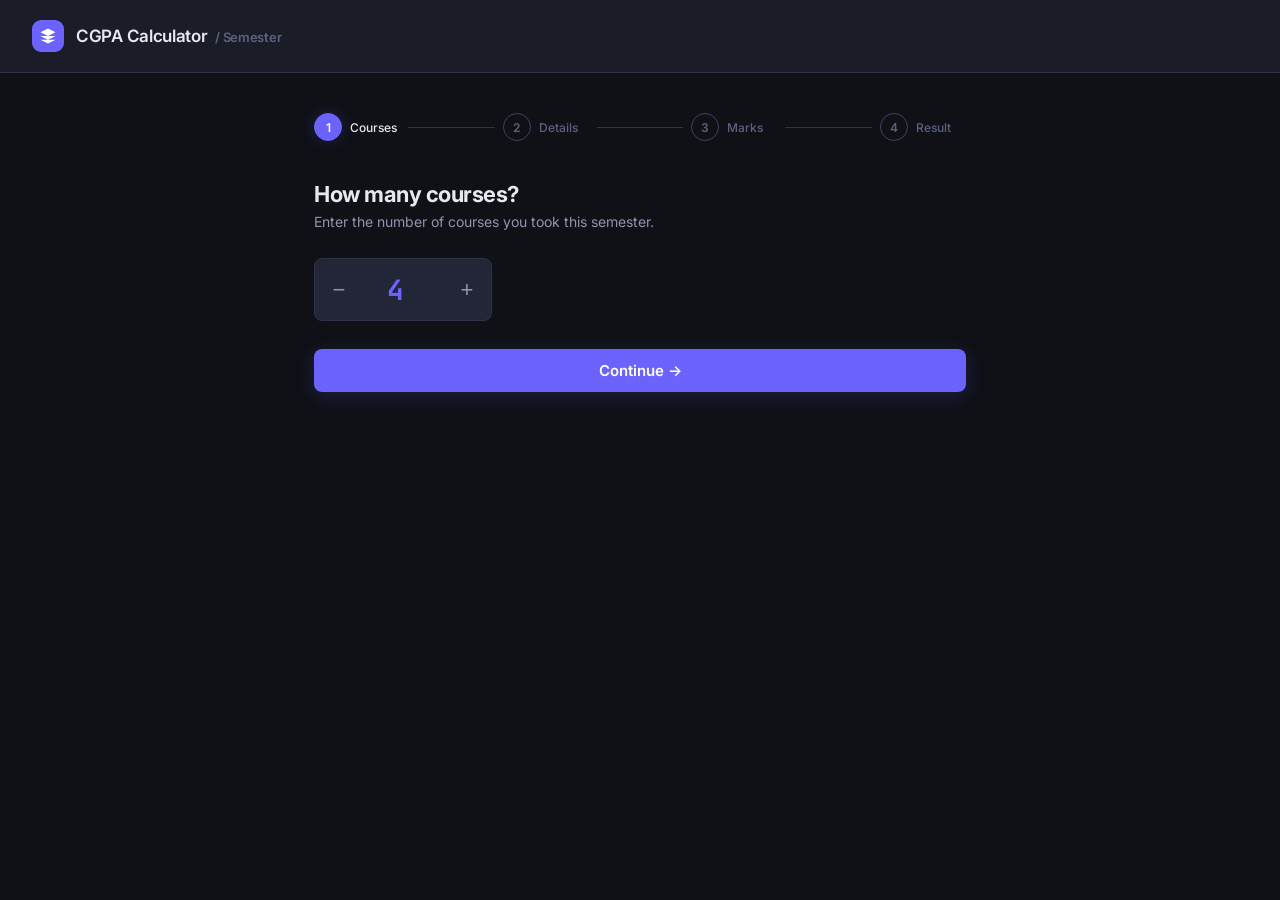
<file: CGPA.html>
<!DOCTYPE html>
<html lang="en">
<head>
  <meta charset="UTF-8" />
  <meta name="viewport" content="width=device-width, initial-scale=1.0" />
  <title>CGPA Calculator</title>
  <link href="https://fonts.googleapis.com/css2?family=Inter:wght@400;500;600;700&family=JetBrains+Mono:wght@500&display=swap" rel="stylesheet" />
  <style>
    *, *::before, *::after { box-sizing: border-box; margin: 0; padding: 0; }

    :root {
      --bg: #0f1117;
      --surface: #1a1d27;
      --surface2: #222636;
      --border: #2e3348;
      --border2: #3d4261;
      --accent: #6c63ff;
      --accent2: #a78bfa;
      --accent-glow: rgba(108, 99, 255, 0.18);
      --text: #e8e9f0;
      --text2: #9094b0;
      --text3: #5d6180;
      --green: #34d399;
      --blue: #60a5fa;
      --amber: #fbbf24;
      --red: #f87171;
      --radius: 12px;
      --radius-sm: 8px;
    }

    body {
      font-family: 'Inter', sans-serif;
      background: var(--bg);
      color: var(--text);
      min-height: 100vh;
      display: flex;
      flex-direction: column;
      align-items: center;
    }

    /* ─── Header ─── */
    header {
      width: 100%;
      padding: 20px 32px;
      display: flex;
      align-items: center;
      gap: 12px;
      border-bottom: 1px solid var(--border);
      background: var(--surface);
    }

    .logo-dot {
      width: 32px; height: 32px;
      background: var(--accent);
      border-radius: 9px;
      display: flex; align-items: center; justify-content: center;
    }
    .logo-dot svg { width: 18px; height: 18px; fill: #fff; }

    header h1 {
      font-size: 17px;
      font-weight: 600;
      letter-spacing: -0.3px;
    }
    header span {
      font-size: 13px;
      color: var(--text3);
      margin-left: 4px;
    }

    /* ─── Main layout ─── */
    main {
      width: 100%;
      max-width: 700px;
      padding: 40px 24px 80px;
      flex: 1;
    }

    /* ─── Step indicator ─── */
    .steps {
      display: flex;
      align-items: center;
      gap: 0;
      margin-bottom: 40px;
    }
    .step-item {
      display: flex;
      align-items: center;
      gap: 8px;
      flex: 1;
    }
    .step-num {
      width: 28px; height: 28px;
      border-radius: 50%;
      border: 1.5px solid var(--border2);
      display: flex; align-items: center; justify-content: center;
      font-size: 12px;
      font-weight: 600;
      color: var(--text3);
      flex-shrink: 0;
      transition: all 0.25s;
    }
    .step-num.active {
      background: var(--accent);
      border-color: var(--accent);
      color: #fff;
      box-shadow: 0 0 16px var(--accent-glow);
    }
    .step-num.done {
      background: var(--surface2);
      border-color: var(--accent);
      color: var(--accent);
    }
    .step-label {
      font-size: 12px;
      color: var(--text3);
      font-weight: 500;
      transition: color 0.25s;
    }
    .step-label.active { color: var(--text); }
    .step-line {
      flex: 1;
      height: 1px;
      background: var(--border);
      margin: 0 8px;
    }

    /* ─── Cards / sections ─── */
    .screen { display: none; }
    .screen.active { display: block; }

    .section-title {
      font-size: 22px;
      font-weight: 700;
      letter-spacing: -0.5px;
      margin-bottom: 6px;
    }
    .section-sub {
      font-size: 14px;
      color: var(--text2);
      margin-bottom: 28px;
    }

    /* ─── Form elements ─── */
    .field { margin-bottom: 20px; }
    label {
      display: block;
      font-size: 13px;
      font-weight: 500;
      color: var(--text2);
      margin-bottom: 8px;
    }

    input[type="text"],
    input[type="number"] {
      width: 100%;
      background: var(--surface2);
      border: 1.5px solid var(--border);
      border-radius: var(--radius-sm);
      color: var(--text);
      font-family: inherit;
      font-size: 15px;
      padding: 11px 14px;
      outline: none;
      transition: border-color 0.2s, box-shadow 0.2s;
    }
    input:focus {
      border-color: var(--accent);
      box-shadow: 0 0 0 3px var(--accent-glow);
    }
    input.error { border-color: var(--red); }
    input::placeholder { color: var(--text3); }

    .error-msg {
      font-size: 12px;
      color: var(--red);
      margin-top: 5px;
    }

    /* ─── Buttons ─── */
    .btn {
      display: inline-flex;
      align-items: center;
      gap: 8px;
      padding: 12px 22px;
      border-radius: var(--radius-sm);
      font-family: inherit;
      font-size: 15px;
      font-weight: 600;
      cursor: pointer;
      border: none;
      transition: all 0.18s;
    }
    .btn-primary {
      background: var(--accent);
      color: #fff;
      box-shadow: 0 4px 20px var(--accent-glow);
    }
    .btn-primary:hover { background: #7c75ff; transform: translateY(-1px); }
    .btn-primary:active { transform: translateY(0); }

    .btn-ghost {
      background: transparent;
      color: var(--text2);
      border: 1.5px solid var(--border);
    }
    .btn-ghost:hover { border-color: var(--border2); color: var(--text); }

    .btn-row {
      display: flex;
      gap: 12px;
      margin-top: 28px;
    }
    .btn-row .btn-primary { flex: 1; justify-content: center; }

    /* ─── Course count input ─── */
    .count-input-wrap {
      display: flex;
      align-items: center;
      gap: 0;
      background: var(--surface2);
      border: 1.5px solid var(--border);
      border-radius: var(--radius-sm);
      overflow: hidden;
      width: fit-content;
    }
    .count-input-wrap input {
      background: transparent;
      border: none;
      width: 80px;
      text-align: center;
      font-size: 28px;
      font-weight: 700;
      font-family: 'JetBrains Mono', monospace;
      color: var(--accent);
      padding: 12px 8px;
      box-shadow: none;
    }
    .count-btn {
      width: 48px; height: 60px;
      background: transparent;
      border: none;
      color: var(--text2);
      font-size: 22px;
      cursor: pointer;
      transition: all 0.15s;
      display: flex; align-items: center; justify-content: center;
    }
    .count-btn:hover { background: var(--border); color: var(--text); }

    /* ─── Course row cards ─── */
    .course-card {
      background: var(--surface);
      border: 1.5px solid var(--border);
      border-radius: var(--radius);
      padding: 20px;
      margin-bottom: 14px;
      transition: border-color 0.2s;
    }
    .course-card:focus-within { border-color: var(--border2); }
    .course-card-header {
      display: flex;
      align-items: center;
      gap: 10px;
      margin-bottom: 16px;
    }
    .course-num {
      width: 26px; height: 26px;
      background: var(--accent-glow);
      border-radius: 6px;
      display: flex; align-items: center; justify-content: center;
      font-size: 12px;
      font-weight: 700;
      color: var(--accent);
    }
    .course-card-header span {
      font-size: 13px;
      font-weight: 600;
      color: var(--text2);
    }
    .course-grid {
      display: grid;
      grid-template-columns: 1fr 120px;
      gap: 12px;
    }

    /* ─── Mark rows ─── */
    .mark-row {
      display: flex;
      align-items: center;
      background: var(--surface);
      border: 1.5px solid var(--border);
      border-radius: var(--radius);
      padding: 14px 18px;
      margin-bottom: 10px;
      gap: 16px;
      transition: border-color 0.2s;
    }
    .mark-row:focus-within { border-color: var(--border2); }
    .mark-code-badge {
      background: var(--accent-glow);
      color: var(--accent2);
      font-family: 'JetBrains Mono', monospace;
      font-size: 13px;
      font-weight: 600;
      padding: 5px 12px;
      border-radius: 6px;
      white-space: nowrap;
    }
    .mark-credit {
      font-size: 12px;
      color: var(--text3);
      white-space: nowrap;
    }
    .mark-input-wrap {
      margin-left: auto;
      display: flex;
      align-items: center;
      gap: 8px;
    }
    .mark-input-wrap input {
      width: 90px;
      text-align: center;
    }
    .mark-input-wrap .of { font-size: 12px; color: var(--text3); }

    /* ─── Result page ─── */
    .cgpa-hero {
      text-align: center;
      padding: 36px 24px;
      background: var(--surface);
      border: 1.5px solid var(--border);
      border-radius: 20px;
      margin-bottom: 28px;
      position: relative;
      overflow: hidden;
    }
    .cgpa-hero::before {
      content: '';
      position: absolute;
      inset: 0;
      background: radial-gradient(ellipse at 50% -20%, var(--accent-glow) 0%, transparent 65%);
      pointer-events: none;
    }
    .cgpa-label {
      font-size: 12px;
      font-weight: 600;
      letter-spacing: 2px;
      text-transform: uppercase;
      color: var(--text3);
      margin-bottom: 12px;
    }
    .cgpa-value {
      font-family: 'JetBrains Mono', monospace;
      font-size: 72px;
      font-weight: 700;
      letter-spacing: -3px;
      line-height: 1;
      margin-bottom: 14px;
    }
    .cgpa-badge {
      display: inline-block;
      padding: 6px 20px;
      border-radius: 40px;
      font-size: 13px;
      font-weight: 600;
      margin-bottom: 18px;
    }
    .cgpa-meta {
      display: flex;
      justify-content: center;
      gap: 28px;
    }
    .meta-item { text-align: center; }
    .meta-val {
      font-size: 20px;
      font-weight: 700;
      font-family: 'JetBrains Mono', monospace;
    }
    .meta-lbl {
      font-size: 11px;
      color: var(--text3);
      margin-top: 2px;
    }

    /* Color themes */
    .theme-green .cgpa-value { color: var(--green); }
    .theme-green .cgpa-badge { background: rgba(52,211,153,0.12); color: var(--green); }
    .theme-blue .cgpa-value { color: var(--blue); }
    .theme-blue .cgpa-badge { background: rgba(96,165,250,0.12); color: var(--blue); }
    .theme-amber .cgpa-value { color: var(--amber); }
    .theme-amber .cgpa-badge { background: rgba(251,191,36,0.12); color: var(--amber); }
    .theme-red .cgpa-value { color: var(--red); }
    .theme-red .cgpa-badge { background: rgba(248,113,113,0.12); color: var(--red); }

    /* ─── Course results table ─── */
    .result-title {
      font-size: 13px;
      font-weight: 600;
      color: var(--text3);
      letter-spacing: 1px;
      text-transform: uppercase;
      margin-bottom: 12px;
    }
    .result-row {
      display: flex;
      align-items: center;
      padding: 13px 16px;
      background: var(--surface);
      border: 1.5px solid var(--border);
      border-radius: var(--radius-sm);
      margin-bottom: 8px;
      gap: 12px;
    }
    .result-code {
      font-family: 'JetBrains Mono', monospace;
      font-size: 13px;
      font-weight: 600;
      color: var(--accent2);
      flex: 2;
      min-width: 0;
      overflow: hidden;
      text-overflow: ellipsis;
    }
    .result-mark {
      font-size: 14px;
      color: var(--text2);
      flex: 1;
      text-align: center;
    }
    .result-letter {
      width: 36px;
      height: 28px;
      border-radius: 6px;
      display: flex; align-items: center; justify-content: center;
      font-size: 12px;
      font-weight: 700;
    }
    .result-gp {
      width: 48px;
      font-family: 'JetBrains Mono', monospace;
      font-size: 14px;
      font-weight: 600;
      text-align: right;
      flex-shrink: 0;
    }

    /* grade colors */
    .g-a { background: rgba(52,211,153,0.12); color: var(--green); }
    .g-b { background: rgba(96,165,250,0.12); color: var(--blue); }
    .g-c { background: rgba(251,191,36,0.12); color: var(--amber); }
    .g-f { background: rgba(248,113,113,0.12); color: var(--red); }
    .gp-a { color: var(--green); }
    .gp-b { color: var(--blue); }
    .gp-c { color: var(--amber); }
    .gp-f { color: var(--red); }

    /* ─── Responsive ─── */
    @media (max-width: 520px) {
      header { padding: 16px 20px; }
      main { padding: 28px 16px 60px; }
      .course-grid { grid-template-columns: 1fr; }
      .cgpa-value { font-size: 56px; }
    }
  </style>
</head>
<body>

<header>
  <div class="logo-dot">
    <svg viewBox="0 0 24 24"><path d="M12 2L2 7l10 5 10-5-10-5zM2 17l10 5 10-5M2 12l10 5 10-5"/></svg>
  </div>
  <h1>CGPA Calculator <span>/ Semester</span></h1>
</header>

<main>
  <!-- Step indicator -->
  <div class="steps">
    <div class="step-item">
      <div class="step-num active" id="sn1">1</div>
      <div class="step-label active" id="sl1">Courses</div>
    </div>
    <div class="step-line"></div>
    <div class="step-item">
      <div class="step-num" id="sn2">2</div>
      <div class="step-label" id="sl2">Details</div>
    </div>
    <div class="step-line"></div>
    <div class="step-item">
      <div class="step-num" id="sn3">3</div>
      <div class="step-label" id="sl3">Marks</div>
    </div>
    <div class="step-line"></div>
    <div class="step-item">
      <div class="step-num" id="sn4">4</div>
      <div class="step-label" id="sl4">Result</div>
    </div>
  </div>

  <!-- Screen 1: Count -->
  <div class="screen active" id="screen1">
    <h2 class="section-title">How many courses?</h2>
    <p class="section-sub">Enter the number of courses you took this semester.</p>
    <div class="count-input-wrap">
      <button class="count-btn" id="dec">−</button>
      <input type="number" id="courseCount" value="4" min="1" max="20" />
      <button class="count-btn" id="inc">+</button>
    </div>
    <div class="btn-row">
      <button class="btn btn-primary" id="toStep2">Continue →</button>
    </div>
  </div>

  <!-- Screen 2: Course details -->
  <div class="screen" id="screen2">
    <h2 class="section-title">Course details</h2>
    <p class="section-sub">Enter the code and credit hours for each course.</p>
    <div id="courseCards"></div>
    <div class="btn-row">
      <button class="btn btn-ghost" id="back2">← Back</button>
      <button class="btn btn-primary" id="toStep3">Enter Marks →</button>
    </div>
  </div>

  <!-- Screen 3: Marks -->
  <div class="screen" id="screen3">
    <h2 class="section-title">Enter your marks</h2>
    <p class="section-sub">Marks are out of 100 for each course.</p>
    <div id="markRows"></div>
    <div class="btn-row">
      <button class="btn btn-ghost" id="back3">← Back</button>
      <button class="btn btn-primary" id="calculate">Calculate CGPA →</button>
    </div>
  </div>

  <!-- Screen 4: Result -->
  <div class="screen" id="screen4">
    <div id="resultHero" class="cgpa-hero theme-green">
      <div class="cgpa-label">Your CGPA</div>
      <div class="cgpa-value" id="cgpaVal">0.00</div>
      <div class="cgpa-badge" id="cgpaBadge">—</div>
      <div class="cgpa-meta">
        <div class="meta-item">
          <div class="meta-val" id="totalCr">0</div>
          <div class="meta-lbl">Total credits</div>
        </div>
        <div class="meta-item">
          <div class="meta-val" id="courseTotal">0</div>
          <div class="meta-lbl">Courses</div>
        </div>
        <div class="meta-item">
          <div class="meta-val" id="avgMark">0</div>
          <div class="meta-lbl">Avg mark</div>
        </div>
      </div>
    </div>

    <div class="result-title">Course breakdown</div>
    <div id="resultRows"></div>

    <div class="btn-row">
      <button class="btn btn-primary" id="resetBtn" style="justify-content:center">↺ Calculate Again</button>
    </div>
  </div>
</main>

<script>
  // ── State ──
  let courses = []; // {code, credit, mark}

  // ── Helpers ──
  function getCGPA(m) {
    if (m >= 80) return 4.00;
    if (m >= 75) return 3.75;
    if (m >= 70) return 3.50;
    if (m >= 65) return 3.25;
    if (m >= 60) return 3.00;
    if (m >= 55) return 2.75;
    if (m >= 50) return 2.50;
    if (m >= 45) return 2.25;
    if (m >= 40) return 2.00;
    return 0.00;
  }
  function getGrade(m) {
    if (m >= 80) return 'A+';
    if (m >= 75) return 'A';
    if (m >= 70) return 'A−';
    if (m >= 65) return 'B+';
    if (m >= 60) return 'B';
    if (m >= 55) return 'B−';
    if (m >= 50) return 'C+';
    if (m >= 45) return 'C';
    if (m >= 40) return 'D';
    return 'F';
  }
  function gradeClass(m) {
    if (m >= 60) return 'g-a';
    if (m >= 50) return 'g-b';
    if (m >= 40) return 'g-c';
    return 'g-f';
  }
  function gpClass(m) {
    if (m >= 60) return 'gp-a';
    if (m >= 50) return 'gp-b';
    if (m >= 40) return 'gp-c';
    return 'gp-f';
  }

  function showScreen(n) {
    document.querySelectorAll('.screen').forEach(s => s.classList.remove('active'));
    document.getElementById('screen' + n).classList.add('active');
    // Update step indicators
    for (let i = 1; i <= 4; i++) {
      const num = document.getElementById('sn' + i);
      const lbl = document.getElementById('sl' + i);
      num.className = 'step-num' + (i === n ? ' active' : i < n ? ' done' : '');
      lbl.className = 'step-label' + (i === n ? ' active' : '');
      num.textContent = i < n ? '✓' : i;
    }
  }

  function err(input, msg) {
    input.classList.add('error');
    let e = input.nextElementSibling;
    if (!e || !e.classList.contains('error-msg')) {
      e = document.createElement('div');
      e.className = 'error-msg';
      input.after(e);
    }
    e.textContent = msg;
  }
  function clearErr(input) {
    input.classList.remove('error');
    const e = input.nextElementSibling;
    if (e && e.classList.contains('error-msg')) e.remove();
  }

  // ── Step 1 → 2 ──
  document.getElementById('dec').onclick = () => {
    const i = document.getElementById('courseCount');
    if (+i.value > 1) i.value = +i.value - 1;
  };
  document.getElementById('inc').onclick = () => {
    const i = document.getElementById('courseCount');
    if (+i.value < 20) i.value = +i.value + 1;
  };

  document.getElementById('toStep2').onclick = () => {
    const val = +document.getElementById('courseCount').value;
    if (!val || val < 1 || val > 20) return;
    const n = Math.floor(val);
    const cards = document.getElementById('courseCards');
    cards.innerHTML = '';
    for (let i = 0; i < n; i++) {
      cards.innerHTML += `
        <div class="course-card">
          <div class="course-card-header">
            <div class="course-num">${i + 1}</div>
            <span>Course ${i + 1}</span>
          </div>
          <div class="course-grid">
            <div class="field">
              <label>Course code</label>
              <input type="text" id="code${i}" placeholder="e.g. CSE101" autocomplete="off" />
            </div>
            <div class="field">
              <label>Credit hours</label>
              <input type="number" id="cr${i}" placeholder="3.0" min="0.5" max="6" step="0.5" />
            </div>
          </div>
        </div>`;
    }
    showScreen(2);
  };

  // ── Step 2 → 3 ──
  document.getElementById('back2').onclick = () => showScreen(1);

  document.getElementById('toStep3').onclick = () => {
    const n = Math.floor(+document.getElementById('courseCount').value);
    let valid = true;
    courses = [];
    for (let i = 0; i < n; i++) {
      const ci = document.getElementById('code' + i);
      const cri = document.getElementById('cr' + i);
      clearErr(ci); clearErr(cri);
      if (!ci.value.trim()) { err(ci, 'Enter a course code'); valid = false; }
      const cr = parseFloat(cri.value);
      if (!cri.value || isNaN(cr) || cr <= 0) { err(cri, 'Enter valid credit'); valid = false; }
      if (valid) courses.push({ code: ci.value.trim().toUpperCase(), credit: cr });
    }
    if (!valid) return;
    const rows = document.getElementById('markRows');
    rows.innerHTML = '';
    for (let i = 0; i < n; i++) {
      rows.innerHTML += `
        <div class="mark-row">
          <div class="mark-code-badge">${courses[i].code}</div>
          <div class="mark-credit">${courses[i].credit} cr</div>
          <div class="mark-input-wrap">
            <input type="number" id="mk${i}" placeholder="0" min="0" max="100" step="0.5" />
            <span class="of">/ 100</span>
          </div>
        </div>`;
    }
    showScreen(3);
  };

  // ── Step 3 → 4 ──
  document.getElementById('back3').onclick = () => showScreen(2);

  document.getElementById('calculate').onclick = () => {
    let valid = true;
    for (let i = 0; i < courses.length; i++) {
      const mi = document.getElementById('mk' + i);
      clearErr(mi);
      const m = parseFloat(mi.value);
      if (mi.value === '' || isNaN(m) || m < 0 || m > 100) {
        err(mi, '0–100'); valid = false;
      } else {
        courses[i].mark = m;
      }
    }
    if (!valid) return;

    // Calculate
    let totalWeighted = 0, totalCredit = 0, totalMark = 0;
    for (const c of courses) {
      totalWeighted += getCGPA(c.mark) * c.credit;
      totalCredit += c.credit;
      totalMark += c.mark;
    }
    const cgpa = totalWeighted / totalCredit;
    const avgMark = totalMark / courses.length;

    // Theme
    let theme = 'theme-green', badge = 'Excellent';
    if (cgpa < 2.00) { theme = 'theme-red'; badge = 'Below Average'; }
    else if (cgpa < 3.00) { theme = 'theme-amber'; badge = 'Average'; }
    else if (cgpa < 3.50) { theme = 'theme-blue'; badge = 'Good'; }

    const hero = document.getElementById('resultHero');
    hero.className = 'cgpa-hero ' + theme;
    document.getElementById('cgpaVal').textContent = cgpa.toFixed(2);
    document.getElementById('cgpaBadge').textContent = badge;
    document.getElementById('totalCr').textContent = totalCredit.toFixed(1);
    document.getElementById('courseTotal').textContent = courses.length;
    document.getElementById('avgMark').textContent = avgMark.toFixed(1);

    const rr = document.getElementById('resultRows');
    rr.innerHTML = '';
    for (const c of courses) {
      const gp = getCGPA(c.mark);
      const gr = getGrade(c.mark);
      rr.innerHTML += `
        <div class="result-row">
          <div class="result-code">${c.code}</div>
          <div class="result-mark">${c.mark.toFixed(1)}</div>
          <div class="result-letter ${gradeClass(c.mark)}">${gr}</div>
          <div class="result-gp ${gpClass(c.mark)}">${gp.toFixed(2)}</div>
        </div>`;
    }
    showScreen(4);
  };

  document.getElementById('resetBtn').onclick = () => {
    courses = [];
    document.getElementById('courseCount').value = 4;
    showScreen(1);
  };
</script>
</body>
</html>
</file>
